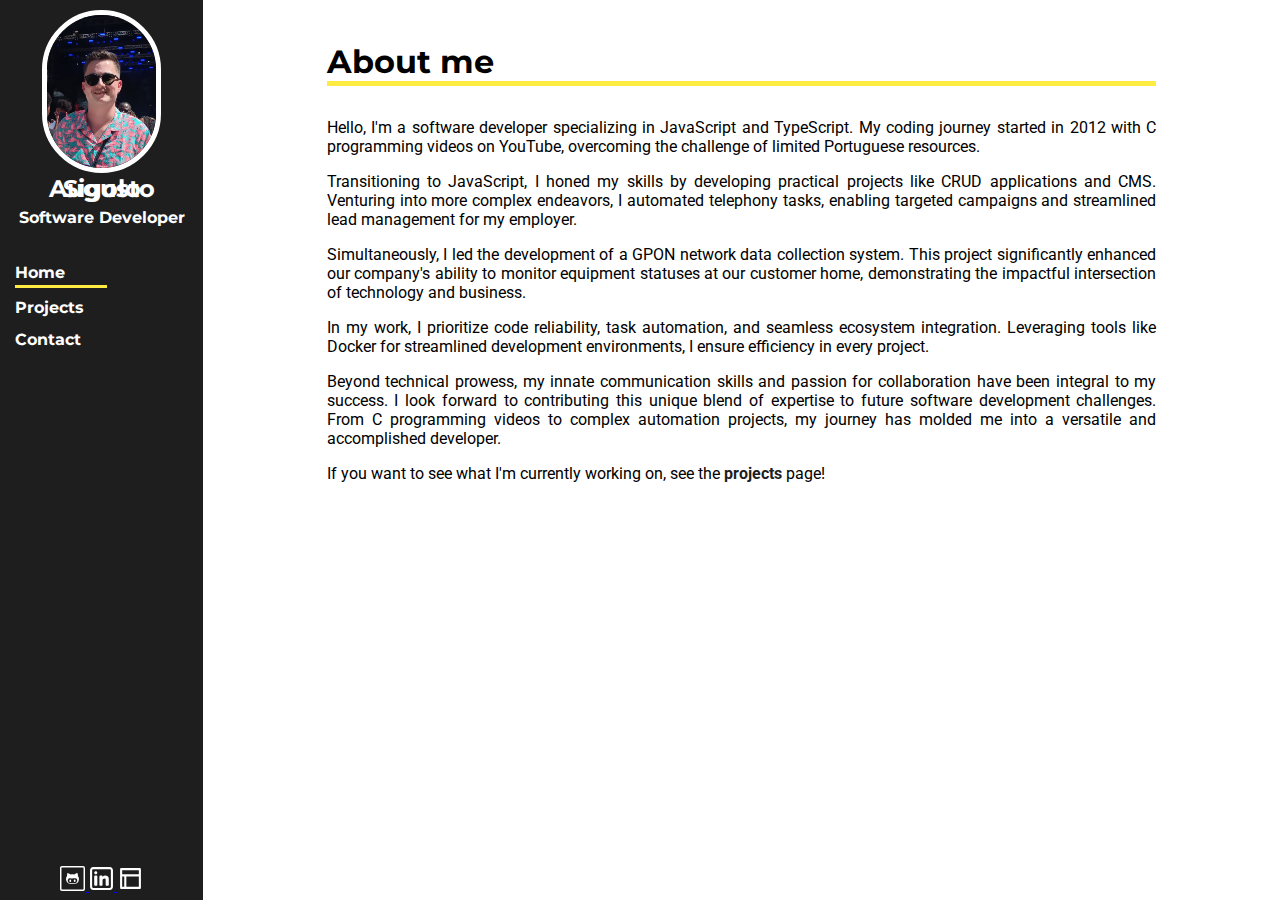
<file: index.html>
<!doctype html>
<html lang="en">
  <head>
    <meta charset="UTF-8" />
    <meta name="viewport" content="width=device-width, initial-scale=1.0" />
    <link rel="stylesheet" href="./style/main.css" />
    <title>Augusto Sigolo</title>
    <link rel="preconnect" href="https://fonts.googleapis.com" />
    <link rel="preconnect" href="https://fonts.gstatic.com" crossorigin />
    <link rel = "canonical" href = "https://augusto.sigolo.me" />
    <meta name="description" content="See my projects and learn more about me!">
    <link
      href="https://fonts.googleapis.com/css2?family=Montserrat:ital,wght@0,100;0,200;0,300;0,400;0,500;0,600;0,700;0,800;0,900;1,100;1,200;1,300;1,400;1,500;1,600;1,700;1,800;1,900&family=Roboto:ital,wght@0,100;0,300;0,400;0,500;0,700;0,900;1,100;1,300;1,400;1,500;1,700;1,900&display=swap"
      rel="stylesheet"
    />
    <!-- Google tag (gtag.js) -->
    <script async src="https://www.googletagmanager.com/gtag/js?id=G-FGF4W158SV"></script>
    <script>
      window.dataLayer = window.dataLayer || [];
      function gtag(){dataLayer.push(arguments);}
      gtag('js', new Date());

      gtag('config', 'G-FGF4W158SV');
    </script>
  </head>
  <body>
    <div class="sideBar">
      <div class="sideBarHeader">
        <img class="me" src="./assets/Eu.jpg" alt="A picture of me" />
        <h1>Augusto Sigolo</h1>
        <h2>Software Developer</h2>
      </div>
      <div class="sideBarMenu">
        <a href="./index.html" class="current">Home</a>
        <a href="./projects.html">Projects</a>
        <a href="./contact.html">Contact</a>
      </div>
      <div class="sideBarFastAccess">
        <a href="https://github.com/Sigoloh" target="_blank">
          <img src="./assets/github-icon.svg" alt="Github Icon" />
        </a>
        <a
          href="https://www.linkedin.com/in/augusto-sigolo-66331b1b1/"
          target="_blank"
        >
          <img src="./assets/linkedin-icon.svg" alt="Linkedin Icon" />
        </a>
        <a href="https://augusto.sigolo.me" target="_blank">
          <img
            src="./assets/website-icon.svg"
            alt="Website Icon"
            color="white"
          />
        </a>
      </div>
    </div>
    <main>
      <section>
        <h3>About me</h3>
        <p>
          Hello, I'm a software developer specializing in JavaScript and
          TypeScript. My coding journey started in 2012 with C programming
          videos on YouTube, overcoming the challenge of limited Portuguese
          resources.
        </p>
        <p>
          Transitioning to JavaScript, I honed my skills by developing practical
          projects like CRUD applications and CMS. Venturing into more complex
          endeavors, I automated telephony tasks, enabling targeted campaigns
          and streamlined lead management for my employer.
        </p>
        <p>
          Simultaneously, I led the development of a GPON network data
          collection system. This project significantly enhanced our company's
          ability to monitor equipment statuses at our customer home,
          demonstrating the impactful intersection of technology and business.
        </p>
        <p>
          In my work, I prioritize code reliability, task automation, and
          seamless ecosystem integration. Leveraging tools like Docker for
          streamlined development environments, I ensure efficiency in every
          project.
        </p>
        <p>
          Beyond technical prowess, my innate communication skills and passion
          for collaboration have been integral to my success. I look forward to
          contributing this unique blend of expertise to future software
          development challenges. From C programming videos to complex
          automation projects, my journey has molded me into a versatile and
          accomplished developer.
        </p>
        <p>
          If you want to see what I'm currently working on, see the
          <a href="./projects.html">projects</a> page!
        </p>
      </section>
    </main>
  </body>
</html>
</file>
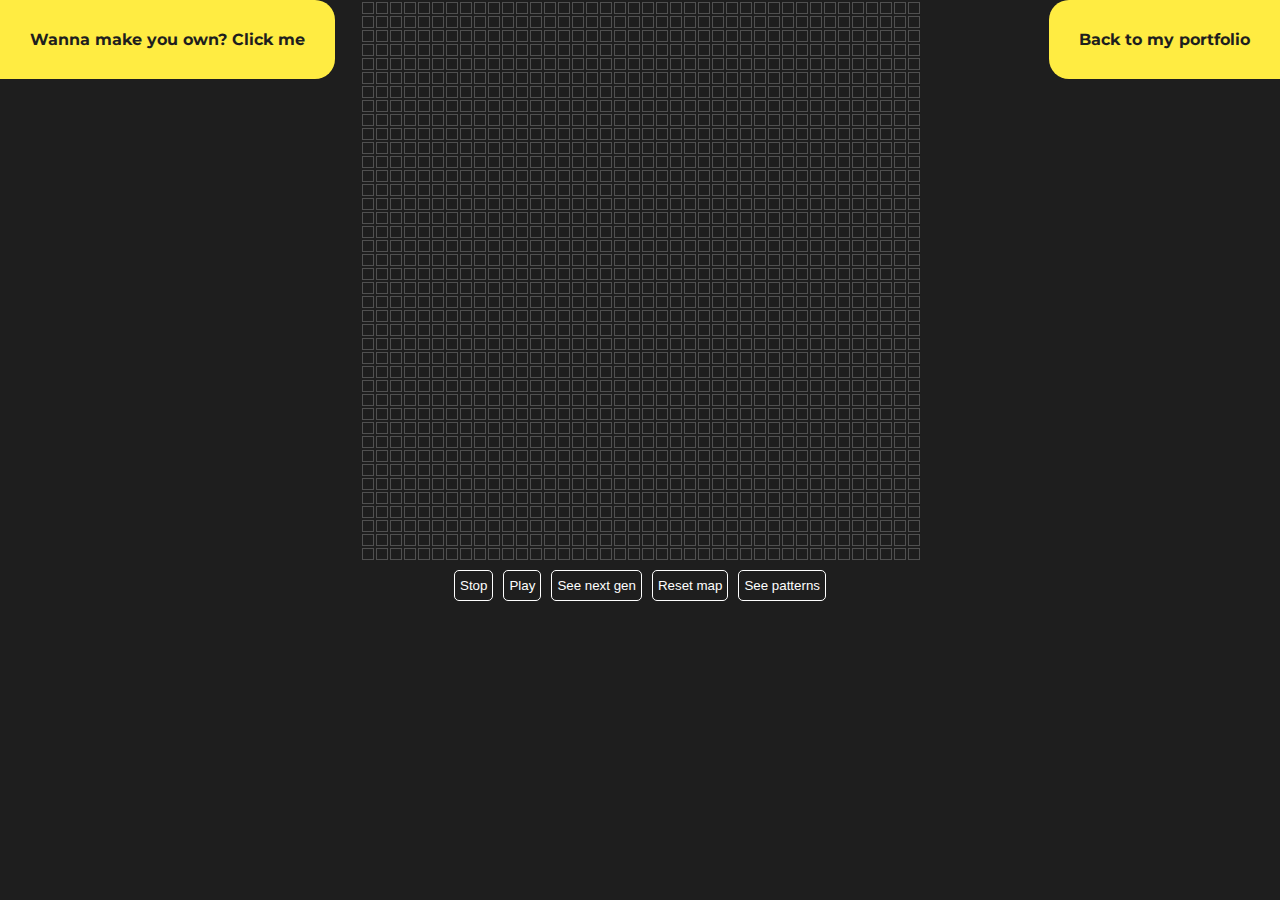
<file: gameOfLife/index.html>
<!doctype html>
<html lang="en">
  <head>
    <meta charset="UTF-8" />
    <link rel="stylesheet" href="style.css" />
    <link rel="preconnect" href="https://fonts.gstatic.com" crossorigin />
    <meta name="description" content="Conway's Game of Life implementation using Javascript">
    <link
      href="https://fonts.googleapis.com/css2?family=Montserrat:ital,wght@0,100;0,200;0,300;0,400;0,500;0,600;0,700;0,800;0,900;1,100;1,200;1,300;1,400;1,500;1,600;1,700;1,800;1,900&family=Roboto:ital,wght@0,100;0,300;0,400;0,500;0,700;0,900;1,100;1,300;1,400;1,500;1,700;1,900&display=swap"
      rel="stylesheet"
    />
    <meta name="viewport" content="width=device-width, initial-scale=1.0" />
    <title>Conway's Game of Life</title>
  </head>
  <body>
    <a href="https://augusto.sigolo.me" class="goBack">Back to my portfolio</a>
    <a
      href="https://en.wikipedia.org/wiki/Conway%27s_Game_of_Life"
      class="wikipedia"
      target="_blank"
      >Wanna make you own? Click me</a
    >
    <div class="container" id="container">
      <div class="patternsContainer popUpClosed" id="patternsCard">
        <div class="patternsCard">
          <span><span id="closePopUp">X</span></span>
          <div class="patternsImages">
            <img src="./assets/Still lifes.png" alt="" />
            <img src="./assets/Oscilators.png" alt="" />
            <img src="./assets/spaceships.png" alt="" />
          </div>
        </div>
      </div>
      <div class="game" id="game-map"></div>
      <div class="actionsContaienr">
        <button id="stopcycle">Stop</button>
        <button id="nextCycle">Play</button>
        <button id="nextGen">See next gen</button>
        <button id="reset">Reset map</button>
        <button id="showPattersn">See patterns</button>
      </div>
    </div>
    <script src="./script.js"></script>
  </body>
</html>
</file>
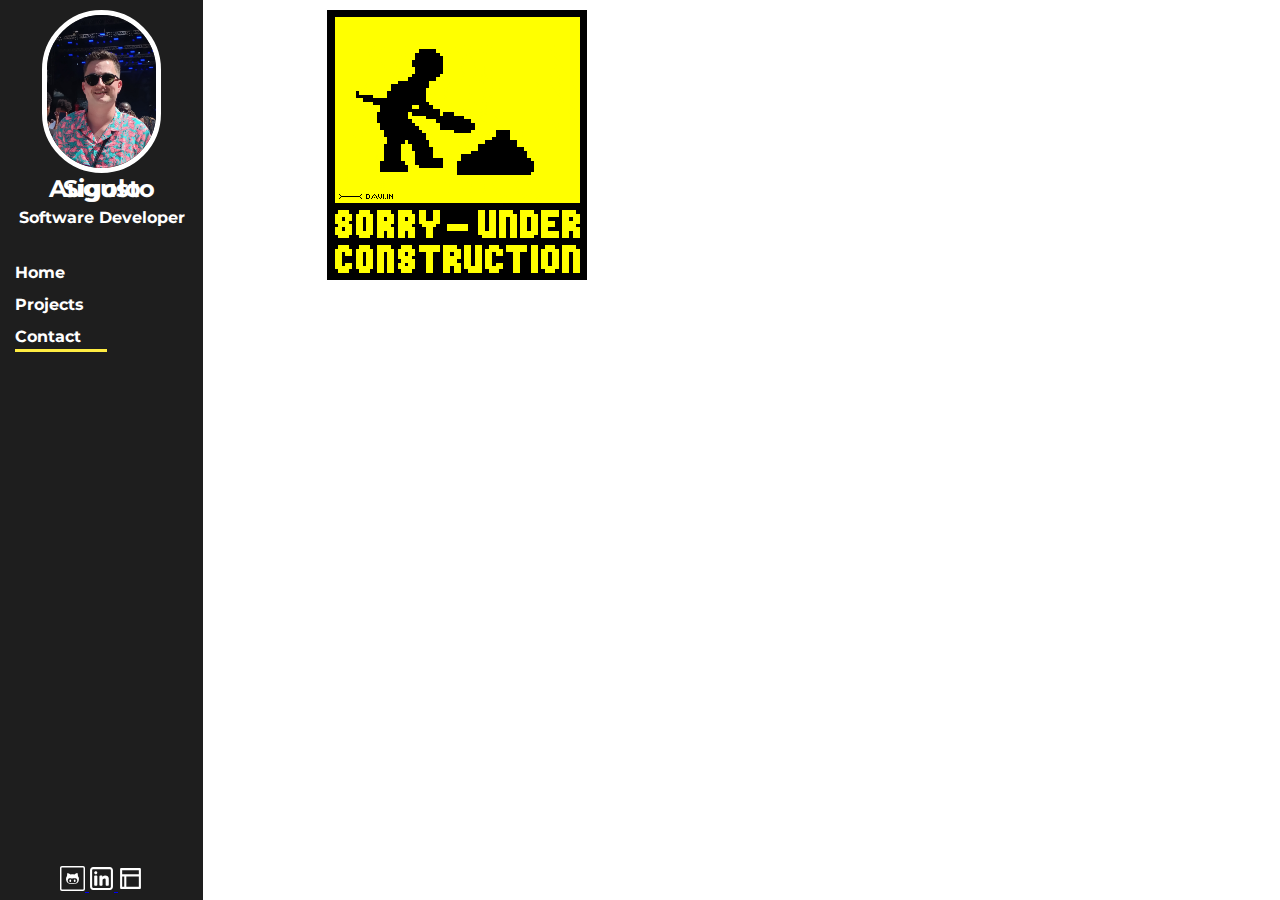
<file: contact.html>
<!doctype html>
<html lang="en">
  <head>
    <meta charset="UTF-8" />
    <meta name="viewport" content="width=device-width, initial-scale=1.0" />
    <link rel="stylesheet" href="./style/main.css" />
    <title>Augusto Sigolo</title>
    <link rel="preconnect" href="https://fonts.googleapis.com" />
    <link rel = "canonical" href = "https://augusto.sigolo.me" />
    <link rel="preconnect" href="https://fonts.gstatic.com" crossorigin />
    <link
      href="https://fonts.googleapis.com/css2?family=Montserrat:ital,wght@0,100;0,200;0,300;0,400;0,500;0,600;0,700;0,800;0,900;1,100;1,200;1,300;1,400;1,500;1,600;1,700;1,800;1,900&family=Roboto:ital,wght@0,100;0,300;0,400;0,500;0,700;0,900;1,100;1,300;1,400;1,500;1,700;1,900&display=swap"
      rel="stylesheet"
    />

    <!-- Google tag (gtag.js) -->
    <script async src="https://www.googletagmanager.com/gtag/js?id=G-FGF4W158SV"></script>
    <script>
      window.dataLayer = window.dataLayer || [];
      function gtag(){dataLayer.push(arguments);}
      gtag('js', new Date());

      gtag('config', 'G-FGF4W158SV');
    </script>

  </head>
  <body>
    <div class="sideBar">
      <div class="sideBarHeader">
        <img class="me" src="./assets/Eu.jpg" alt="A picture of me" />
        <h1>Augusto Sigolo</h1>
        <h2>Software Developer</h2>
      </div>
      <div class="sideBarMenu">
        <a href="./index.html">Home</a>
        <a href="./projects.html">Projects</a>
        <a href="./contact.html" class="current">Contact</a>
      </div>
      <div class="sideBarFastAccess">
        <a href="https://github.com/Sigoloh" target="_blank">
          <img src="./assets/github-icon.svg" alt="Github Icon" />
        </a>
        <a
          href="https://www.linkedin.com/in/augusto-sigolo-66331b1b1/"
          target="_blank"
        >
          <img src="./assets/linkedin-icon.svg" alt="Linkedin Icon" />
        </a>
        <a href="https://augusto.sigolo.me" target="_blank">
          <img
            src="./assets/website-icon.svg"
            alt="Website Icon"
            color="white"
          />
        </a>
      </div>
    </div>
    <main>
      <section class="aboutMeText">
        <img src="assets/under-construction.gif" alt="" />
      </section>
    </main>
  </body>
</html>
</file>
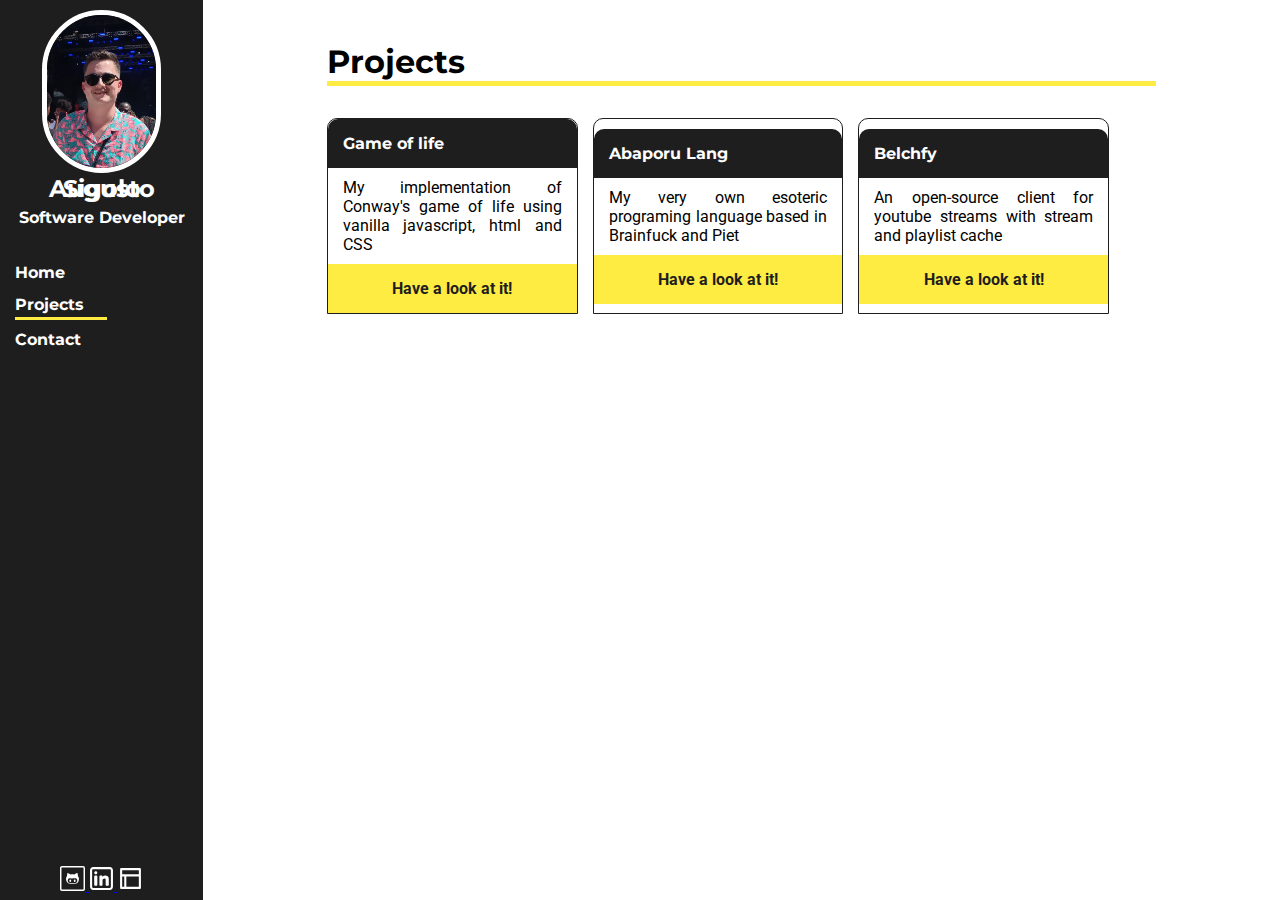
<file: projects.html>
<!doctype html>
<html lang="en">
  <head>
    <meta charset="UTF-8" />
    <meta name="viewport" content="width=device-width, initial-scale=1.0" />
    <link rel="stylesheet" href="./style/main.css" />
    <title>Augusto Sigolo</title>
    <link rel = "canonical" href = "https://augusto.sigolo.me" />
    <link rel="preconnect" href="https://fonts.googleapis.com" />
    <link rel="preconnect" href="https://fonts.gstatic.com" crossorigin />
    <link
      href="https://fonts.googleapis.com/css2?family=Montserrat:ital,wght@0,100;0,200;0,300;0,400;0,500;0,600;0,700;0,800;0,900;1,100;1,200;1,300;1,400;1,500;1,600;1,700;1,800;1,900&family=Roboto:ital,wght@0,100;0,300;0,400;0,500;0,700;0,900;1,100;1,300;1,400;1,500;1,700;1,900&display=swap"
      rel="stylesheet"
    />
    <meta name="description" content="Projects I made to learn and have some fun">
    <!-- Google tag (gtag.js) -->
    <script async src="https://www.googletagmanager.com/gtag/js?id=G-FGF4W158SV"></script>
    <script>
      window.dataLayer = window.dataLayer || [];
      function gtag(){dataLayer.push(arguments);}
      gtag('js', new Date());

      gtag('config', 'G-FGF4W158SV');
    </script>
  </head>
  <body>
    <div class="sideBar">
      <div class="sideBarHeader">
        <img class="me" src="./assets/Eu.jpg" alt="A picture of me" />
        <h1>Augusto Sigolo</h1>
        <h2>Software Developer</h2>
      </div>
      <div class="sideBarMenu">
        <a href="./index.html">Home</a>
        <a href="./projects.html" class="current">Projects</a>
        <a href="./contact.html">Contact</a>
      </div>
      <div class="sideBarFastAccess">
        <a href="https://github.com/Sigoloh" target="_blank">
          <img src="./assets/github-icon.svg" alt="Github Icon" />
        </a>
        <a
          href="https://www.linkedin.com/in/augusto-sigolo-66331b1b1/"
          target="_blank"
        >
          <img src="./assets/linkedin-icon.svg" alt="Linkedin Icon" />
        </a>
        <a href="https://augusto.sigolo.me" target="_blank">
          <img
            src="./assets/website-icon.svg"
            alt="Website Icon"
            color="white"
          />
      </div>
        </a>
    </div>
    <main>
      <section>
        <h3>Projects</h3>
        <div class="projectCardsContainer">
          <div class="projectCard">
            <h4>Game of life</h4>
            <p>My implementation of Conway's game of life using vanilla javascript, html and CSS</p>
            <a href="./gameOfLife/index.html">Have a look at it!</a>
          </div>
          <div class="projectCard">
            <h4>Abaporu Lang</h4>
            <p>My very own esoteric programing language based in Brainfuck and Piet</p>
            <a href="https://github.com/Sigoloh/abaporu-lang" target="_blank">Have a look at it!</a>
          </div>
          <div class="projectCard">
            <h4>Belchfy</h4>
            <p>An open-source client for youtube streams with stream and playlist cache</p>
            <a href="https://github.com/Sigoloh/belchfy" target="_blank">Have a look at it!</a>
          </div>
        </div>
      </section>
    </main>
  </body>
</html>
</file>
<file: style/main.css>
:root {
  --dark: #1e1e1e;
  --clear: #fff;
  --yellow: #ffec42;
  --dark-yellow: #ffbd42;
}

body {
  border: 0;
  margin: 0;
  padding: 0;
  display: flex;
  flex-direction: row;
  font-family: "Roboto", sans-serif;
}

.sideBar {
  background: var(--dark);
  width: 15vw;
  padding: 10px 10px 5px 10px;
  max-width: 15vw;
  height: calc(100vh - 10px);
  max-height: calc(100vh - 15px);
  display: flex;
  flex-direction: column;
  align-items: center;
}

.sideBar h1,
h2 {
  font-family: "Montserrat", sans-serif;
  color: var(--clear);
}

.sideBar .sideBarHeader {
  text-align: center;
  display: flex;
  flex-direction: column;
  align-items: center;
}

.sideBar .sideBarHeader .me {
  width: 60%;
  border-radius: 1000px;
  border: 5px solid var(--clear);
}

.sideBar h1 {
  font-size: 1.5rem;
  line-height: 0;
}

.sideBar h2 {
  line-height: 0;
  font-size: 1rem;
  margin-bottom: 30px;
}

.sideBarMenu {
  display: flex;
  flex-direction: column;
  align-items: flex-start;
  padding: 5px 0px 5px 10px;
  width: 100%;
  font-family: Montserrat, sans-serif;
  font-weight: bold;
  height: 100%;
  justify-content: flex-start;
}

.sideBarMenu .current {
  border-bottom: 3px solid var(--yellow);
}

.sideBarMenu a {
  color: var(--clear);
  text-decoration: none;
  padding-top: 10px;
  padding-bottom: 3px;
  width: 50%;
}

.sideBarMenu a:hover {
  color: #c0c0c0;
}

.sideBar .sideBarFastAccess img {
  width: 25px;
  color: var(--clear);
  height: 25px;
}

main {
  padding: 10px 20px 10px 20px;
  max-width: 85vw;
  width: 85vw;
  display: flex;
  flex-direction: column;
  align-items: center;
  justify-content: flex-start;
}

main section h3 {
  font-size: 2em;
  border-bottom: solid 5px var(--yellow);
  font-family: "Montserrat", sans-serif;
}

main section {
  text-align: justify;
  max-width: 80%;
  width: 80%;
}

main section p a {
  text-decoration: none;
  color: var(--dark);
  font-weight: bold;
}

.projectCardsContainer {
  display: flex;
  flex-direction: row;
  flex-wrap: wrap;
  gap: 15px;
}

.projectCard {
  border: 1px solid var(--dark);
  max-width: 30%;
  flex-direction: column;
  display: flex;
  justify-content: center;
  border-top-left-radius: 10px;
  border-top-right-radius: 10px;
  align-items: center;
}

.projectCard h4 {
  margin: 0;
  border-top-left-radius: 10px;
  border-top-right-radius: 10px;
  background-color: var(--dark);
  padding: 15px 0px 15px 15px;
  width: calc(100% - 15px);
  margin-bottom: 5px;
  color: var(--clear);
  font-family: "Montserrat", sans-serif;
}

.projectCard p {
  margin-top: 5px;
  margin-bottom: 5px;
  padding: 0px 15px 0px 15px;
}

.projectCard a {
  margin-top: 5px;
  background-color: var(--yellow);
  padding: 15px 5px 15px 5px;
  width: calc(100% - 10px);
  color: var(--dark);
  text-align: center;
  text-decoration: none;
  font-weight: bold;
}

.projectCard a:hover {
  background-color: var(--dark-yellow);
}
</file>
<file: gameOfLife/style.css>
:root {
  --dark: #1e1e1e;
  --clear: #fff;
  --yellow: #ffec42;
  --dark-yellow: #ffbd42;
}

button:hover {
  background-color: #f0f0f0;
  color: var(--dark);
  border: 1px solid var(--dark);
}

button {
  cursor: pointer;
  background-color: var(--dark);
  color: var(--clear);
  border: 1px solid var(--clear);
  padding: 7px 5px 7px 5px;
  border-radius: 5px;
}

body {
  margin: 0;
  display: flex;
  flex-direction: column;
  justify-content: center;
  align-items: center;
  padding: 0;
  background-color: var(--dark);
}

.game {
  display: flex;
  flex-direction: column;
}

.boardRow {
  margin-top: 2px;
  display: flex;
  flex-direction: row;
}

.square {
  width: 10px;
  height: 10px;
  margin-left: 2px;
  border: 1px solid #505050;
}

.container {
  display: flex;
  flex-direction: column-reverse;
}

.patternsContainer {
  background: rgb(255, 255, 255, 0.5);
  position: absolute;
  z-index: 1;
  width: 100%;
  height: 100%;
  top: 0;
  left: 0;
  display: flex;
  flex-direction: column;
  align-items: center;
  justify-content: center;
}

.patternsCard {
  background: var(--dark);
  max-width: fit-content;
  padding: 20px;
}

.patternsCard span {
  color: var(--clear);
  font-family: "Roboto", sans-serif;
  width: 100%;
  display: block;
  font-weight: bolder;
  text-align: right;
}

.actionsContaienr {
  display: flex;
  flex-direction: row;
  align-items: center;
  justify-content: center;
  gap: 10px;
  padding-top: 10px;
  padding-bottom: 10px;
}

.popUpClosed {
  display: none;
}

.patternsCard span span {
  cursor: pointer;
}

.goBack {
  position: absolute;
  top: 0;
  right: 0;
  padding: 30px;
  color: var(--dark);
  text-decoration: none;
  font-family: "Montserrat", sans-serif;
  border-top-left-radius: 20px;
  border-bottom-left-radius: 20px;
  font-weight: bolder;
  background-color: var(--yellow);
}

.wikipedia {
  position: absolute;
  top: 0;
  left: 0;
  padding: 30px;
  color: var(--dark);
  text-decoration: none;
  font-family: "Montserrat", sans-serif;
  border-top-right-radius: 20px;
  border-bottom-right-radius: 20px;
  font-weight: bolder;
  background-color: var(--yellow);
}
</file>
